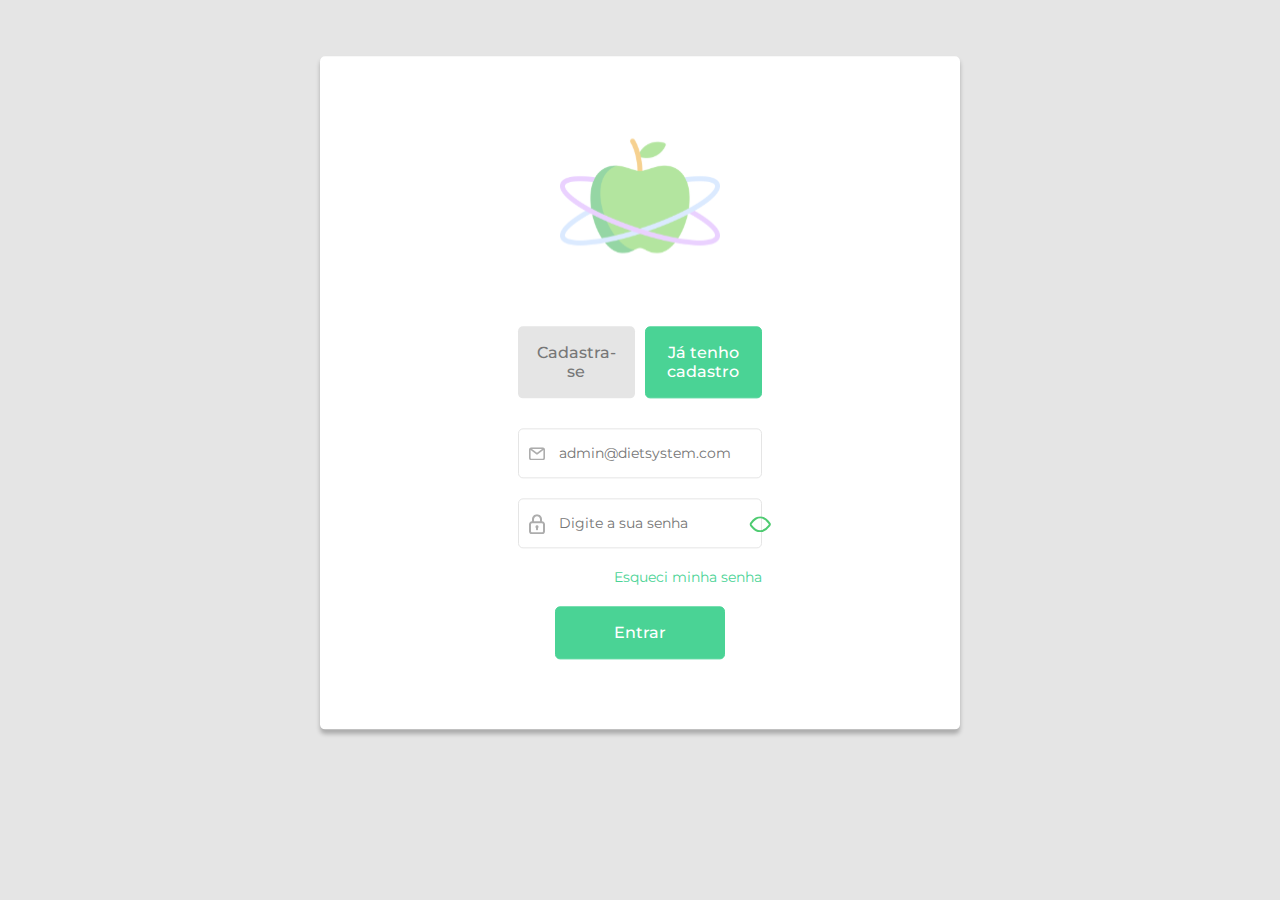
<file: index.html>
<!DOCTYPE html>
<html lang="pt-br">

<head>
    <link rel="preconnect" href="https://fonts.googleapis.com">
    <link rel="preconnect" href="https://fonts.gstatic.com" crossorigin>
    <meta charset="UTF-8">
    <meta http-equiv="X-UA-Compatible" content="IE=edge">
    <meta name="viewport" content="width=device-width, initial-scale=1.0">
    <title>Login</title>
    <link rel="stylesheet" href="./assets/css/style.css">
    <link href="https://fonts.googleapis.com/css2?family=Montserrat:wght@400;500;600&display=swap" rel="stylesheet">
</head>

<body>
    <main>
        <section class="login-card">
            <div class="content">
                <header>
                    <img class="apple-logo" src="./assets/img/apple-logo.svg" alt="Apple Logo">
                </header>
                <div class="signup-buttons">
                    <button class="grey-button" type="button"
                        onclick="location.href='./register.html'">Cadastra-se</button>
                    <button type="button">Já tenho cadastro</button>
                </div>
                <form class="main-form" action="#">
                    <input type="email" name="email" id="email" placeholder="admin@dietsystem.com" required>
                    <input class="password-inputs" type="password" name="password" id="password"
                        placeholder="Digite a sua senha" required>
                    <button class="toggles toggle-password" data-togglePass="true" type="button"
                        onclick="togglePass()"></button>
                    <p class="password-backup"><a href="forgot-password.html">Esqueci minha senha</a></p>
                    <button class="login-button load-button" type="submit">Entrar</button>
                </form>
            </div>
        </section>
    </main>
    <script src="./script/script.js"></script>
</body>

</html>
</file>
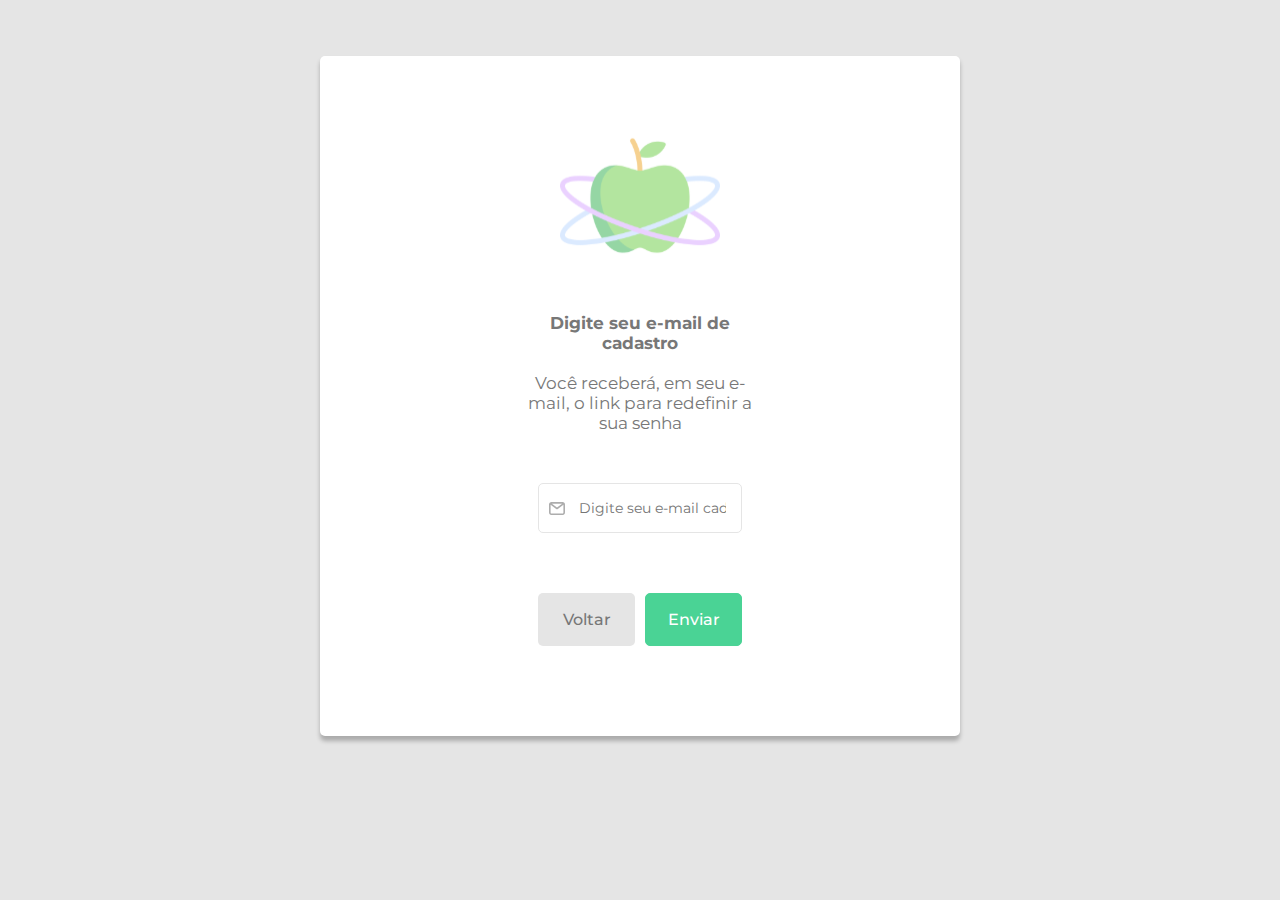
<file: forgot-password.html>
<!DOCTYPE html>
<html lang="pt-br">

<head>
    <link rel="preconnect" href="https://fonts.googleapis.com">
    <link rel="preconnect" href="https://fonts.gstatic.com" crossorigin>
    <meta charset="UTF-8">
    <meta http-equiv="X-UA-Compatible" content="IE=edge">
    <meta name="viewport" content="width=device-width, initial-scale=1.0">
    <title>Recupere sua senha</title>
    <link rel="stylesheet" href="./assets/css/style.css">
    <link href="https://fonts.googleapis.com/css2?family=Montserrat:wght@400;500;600&display=swap" rel="stylesheet">
</head>

<body>
    <main>
        <section class="login-card">
            <div class="content">
                <header>
                    <img class="apple-logo" src="./assets/img/apple-logo.svg" alt="Apple Logo">
                </header>
                <div class="description">
                    <h1>Digite seu e-mail de cadastro</h1>
                    <p>Você receberá, em seu e-mail, o link para redefinir a sua senha</p>
                </div>
                <form class="main-form" action="#">
                    <div class="recovery-input">
                        <input type="email" name="email" id="email" placeholder="Digite seu e-mail cadastrado" required>
                    </div>
                    <div class="recovery-buttons">
                        <button class="grey-button" type="button" onclick="location.href='index.html'">Voltar</button>
                        <button class="recovery-button load-button" type="submit" onclick="onLoad()">Enviar</button>
                    </div>
                </form>
            </div>
        </section>
    </main>
    <script src="./script/script.js"></script>
</body>

</html>
</file>
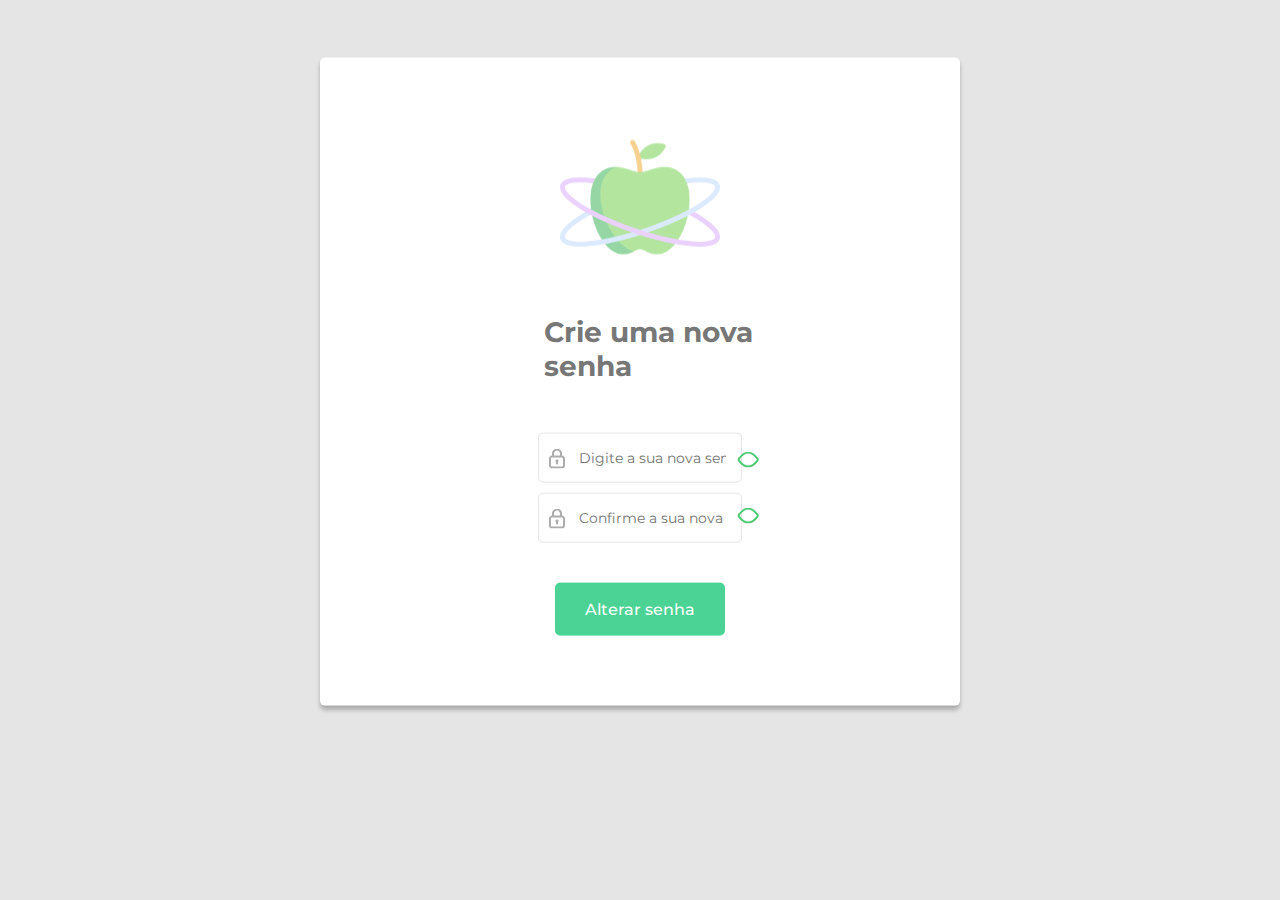
<file: new-password.html>
<!DOCTYPE html>
<html lang="pt-br">

<head>
    <link rel="preconnect" href="https://fonts.googleapis.com">
    <link rel="preconnect" href="https://fonts.gstatic.com" crossorigin>
    <meta charset="UTF-8">
    <meta http-equiv="X-UA-Compatible" content="IE=edge">
    <meta name="viewport" content="width=device-width, initial-scale=1.0">
    <title>Crie uma nova senha</title>
    <link rel="stylesheet" href="./assets/css/style.css">
    <link href="https://fonts.googleapis.com/css2?family=Montserrat:wght@400;500;600&display=swap" rel="stylesheet">
</head>

<body>
    <main>
        <section class="login-card">
            <div class="content">
                <header>
                    <img class="apple-logo" src="./assets/img/apple-logo.svg" alt="Apple Logo">
                </header>
                <div class="subtitle">
                    <h1>Crie uma nova senha</h1>
                </div>
                <form class="main-form" action="#">
                    <div class="new-pass-input">
                        <input type="password" class="password-inputs" name="password" id="new-password"
                            placeholder="Digite a sua nova senha">
                        <input type="password" class="password-inputs" name="password" id="new-password-2"
                            placeholder="Confirme a sua nova senha">
                    </div>
                    <button class="toggles toggle-password-4" data-togglePass="true" type="button"
                        onclick="togglePass()"></button>
                    <button class="toggles toggle-password-5" data-togglePass="true" type="button"
                        onclick="togglePass()"></button>
                    <button class="change-pass load-button" type="submit">Alterar
                        senha
                    </button>
                </form>
            </div>
        </section>
    </main>
    <script src="./script/script.js"></script>
</body>

</html>
</file>
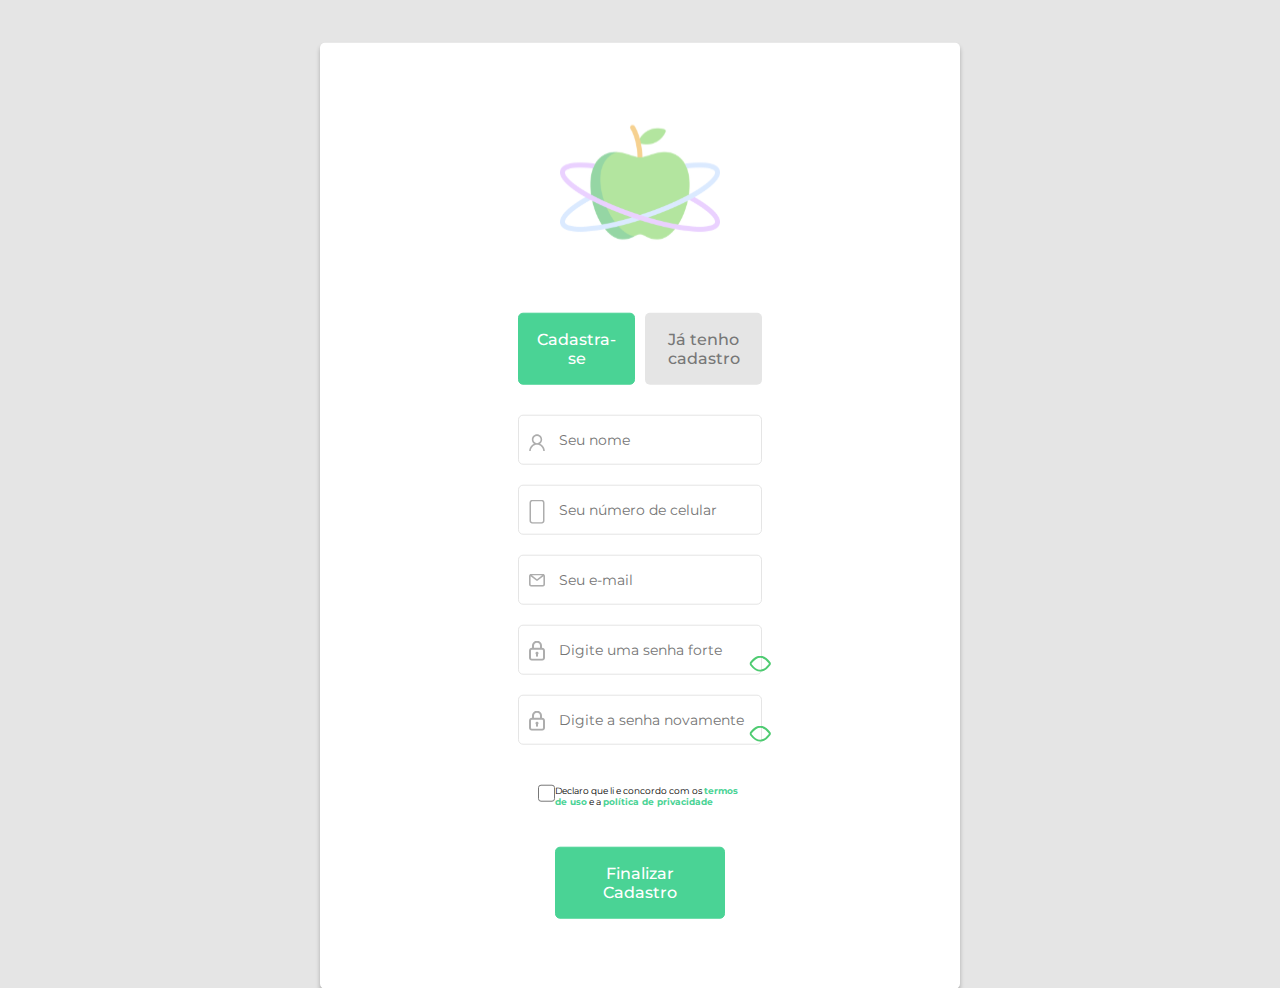
<file: register.html>
<!DOCTYPE html>
<html lang="pt-br">

<head>
    <link rel="preconnect" href="https://fonts.googleapis.com">
    <link rel="preconnect" href="https://fonts.gstatic.com" crossorigin>
    <meta charset="UTF-8">
    <meta http-equiv="X-UA-Compatible" content="IE=edge">
    <meta name="viewport" content="width=device-width, initial-scale=1.0">
    <title>Registre-se</title>
    <link rel="stylesheet" href="./assets/css/style.css">
    <link href="https://fonts.googleapis.com/css2?family=Montserrat:wght@400;500;600&display=swap" rel="stylesheet">
</head>

<body>
    <main>
        <section class="login-card">
            <div class="content">
                <header>
                    <img class="apple-logo" src="./assets/img/apple-logo.svg" alt="Apple Logo">
                </header>
                <div class="signup-buttons">
                    <button class="button" type="button">Cadastra-se</button>
                    <button class="grey-button" type="button" onclick="location.href='./index.html'">Já tenho
                        cadastro</button>
                </div>
                <form class="main-form" action="#">
                    <input type="text" class="" name="name" id="name" placeholder="Seu nome">
                    <input type="tel" name="cellphone" id="cellphone" placeholder="Seu número de celular">
                    <input type="email" name="email" id="email" placeholder="Seu e-mail">
                    <input type="password" class="password-inputs" name="password" id="new-password"
                        placeholder="Digite uma senha forte">
                    <input type="password" class="password-inputs" name="password" id="new-password-2"
                        placeholder="Digite a senha novamente">
                    <button class="toggles toggle-password-2" data-togglePass="true" type="button"
                        onclick="togglePass()"></button>
                    <button class="toggles toggle-password-3" data-togglePass="true" type="button"
                        onclick="togglePass()"></button>
                    <div class="checkbox-politics">
                        <input type="checkbox" id="politics" name="politcs" value="politcs">
                        <label for="politcs">Declaro que li e concordo com os <strong>termos de uso</strong> e a
                            <strong>política de privacidade</strong></label>
                    </div>
                    <button class="login-button load-button" type="submit"
                        onclick="location.href='./index.html'">Finalizar
                        Cadastro</button>
                </form>
            </div>
        </section>
    </main>
    <script src="./script/script.js"></script>
</body>

</html>
</file>
<file: assets/css/style.css>
:root {
    --background: #E5E5E5;
    --white: #FFFFFF;
    --grey: #E5E5E5;
    --green: #4AD395;
    --text-title: #777777;
}

* {
    margin: 0;
    padding: 0;
    box-sizing: border-box;
}

html {
    font-size: 62.5%;
}

body {
    background: var(--background);
    width: 100%;
    height: 100%;
    -webkit-font-smoothing: antialised;
}

body, input, textarea, button {
    font-family: 'Montserrat', sans-serif;
    font-weight: 400;
}

strong {
    color: var(--green);
}

a {
    text-decoration: none;
    color: var(--green);
    transition: filter 0.2s;
}

a:hover {
    filter: brightness(0.9);
}

button {
    cursor: pointer;
    background: var(--green);
    border: 0.1rem solid var(--green);
    color: var(--white);
    font-size: 1.6rem;
    font-weight: 500;
    line-height: 1.9rem;
    padding: 1.6rem;
    border-radius: 0.5rem;
    transition: filter 0.2s;
}

button:hover {
    filter: brightness(0.9)
}

.apple-logo {
    width: 16rem;
    margin-bottom: 2.5rem;
}

.grey-button {
    background: var(--grey);
    color: var(--text-title);
    border: var(--text-title);
}

.login-card {
    position: absolute;
    top: 10%;
    left: 50%;
    transform: translate(-50%, -5%);
    background: var(--white);
    width: 50%;
    box-shadow: 0px 4px 4px rgba(0, 0, 0, 0.25);
    border-radius: 5px;
    padding: 5rem;
}

.login-card div {
    display: flex;
    justify-content: center;
    flex-direction: column;
    padding: 2rem;
}

header {
    text-align: center;
}

.content {
    margin: auto;
    width: 60%;
}

main {
    min-width: 100%;
    min-height: 100%;
}

div .signup-buttons {
    display: flex;
    margin-top: 1.3rem;
    flex-direction: row;
    gap: 1rem;
}

div .signup-buttons button {
    width: 50%;
}

.main-form {
    display: flex;
    position: relative;
    flex-direction: column;
    gap: 2rem;
    padding: 0rem 2rem;
    margin-top: 1rem;
}

.main-form p {
    text-align: right;
    font-size: 1.4rem;
}

.main-form input {
    width: 100%;
    border-radius: 0.5rem;
    padding: 1.5rem;
    background: rgba(255, 255, 255, 0.65);
    border: 0.1rem solid var(--grey);
    font-size: 1.4rem;
    box-sizing: border-box;
}

.main-form input:focus {
    outline: 0;
    border: 0.1rem solid var(--green);
}

.toggle-password, .toggle-password-2, .toggle-password-3, .toggle-password-4, .toggle-password-5 {
    background: url('/assets/img/olho.svg') no-repeat;
    border: none;
    position: absolute;
    transform: translate(-15%, -50%);
    width: 10px;
}

.toggle-password {
    top: 45%;
    left: 90%;
}

.toggle-password-2 {
    top: 51%;
    left: 90%;
}

.toggle-password-3 {
    top: 65%;
    left: 90%;
}

.toggle-password-4 {
    top: 25%;
    left: 86%;
}

.toggle-password-5 {
    top: 50%;
    left: 86%;
}

.main-form .recovery-buttons {
    display: grid;
    grid-template-columns: repeat(2, 1fr);
    gap: 1rem;
}

.main-form .recovery-buttons button {
    width: 100%;
}

.toggle-password img {
    display: flex;
    margin-top: -1.2rem;
    margin-left: -0.9rem;
    justify-content: center;
    -webkit-animation: slide-in-fwd-center 1s cubic-bezier(0.250, 0.460, 0.450, 0.940) both;
    animation: slide-in-fwd-center 1s cubic-bezier(0.250, 0.460, 0.450, 0.940) both;
}

.toggle-password-2 img {
    display: flex;
    margin-top: -1.2rem;
    margin-left: -0.9rem;
    justify-content: center;
    -webkit-animation: slide-in-fwd-center 1s cubic-bezier(0.250, 0.460, 0.450, 0.940) both;
    animation: slide-in-fwd-center 1s cubic-bezier(0.250, 0.460, 0.450, 0.940) both;
}

.toggle-password-3 img {
    display: flex;
    margin-top: -1.2rem;
    margin-left: -0.9rem;
    justify-content: center;
    -webkit-animation: slide-in-fwd-center 1s cubic-bezier(0.250, 0.460, 0.450, 0.940) both;
    animation: slide-in-fwd-center 1s cubic-bezier(0.250, 0.460, 0.450, 0.940) both;
}

.toggle-password-4 img {
    display: flex;
    margin-top: -1.2rem;
    margin-left: -0.9rem;
    justify-content: center;
    -webkit-animation: slide-in-fwd-center 1s cubic-bezier(0.250, 0.460, 0.450, 0.940) both;
    animation: slide-in-fwd-center 1s cubic-bezier(0.250, 0.460, 0.450, 0.940) both;
}

.toggle-password-5 img {
    display: flex;
    margin-top: -1.2rem;
    margin-left: -0.9rem;
    justify-content: center;
    -webkit-animation: slide-in-fwd-center 1s cubic-bezier(0.250, 0.460, 0.450, 0.940) both;
    animation: slide-in-fwd-center 1s cubic-bezier(0.250, 0.460, 0.450, 0.940) both;
}

.login-button {
    margin: auto;
    width: 70%;
}

.rotating-load {
    -webkit-animation: rotate-center 1s linear 2 both;
    animation: rotate-center 1s linear 2 both;
}

.checkbox-politics {
    display: grid !important;
    grid-template-columns: 1fr 11fr;
    font-size: 0.9rem;
}

.checkbox-politics input {
    all: unset;
    border: 1px solid var(--text-title);
    width: 15px;
    height: 15px;
    border-radius: 3px;
}

.checkbox-politics input:checked {
    background-color: var(--green);
}

.checkbox-politics p {
    color: var(--text-title);
}

.subtitle {
    text-align: left;
    color: var(--text-title);
    font-size: 1.4rem;
    margin-left: 26px;
}

.change-pass {
    margin: auto;
    width: 70%;
}

.new-pass-input {
    gap: 1rem;
}

/* animações */

/* togglePassword :) */

@-webkit-keyframes slide-in-fwd-center {
    0% {
        -webkit-transform: translateZ(-1400px);
        transform: translateZ(-1400px);
        opacity: 0;
    }
    100% {
        -webkit-transform: translateZ(0);
        transform: translateZ(0);
        opacity: 1;
    }
}

@keyframes slide-in-fwd-center {
    0% {
        -webkit-transform: translateZ(-1400px);
        transform: translateZ(-1400px);
        opacity: 0;
    }
    100% {
        -webkit-transform: translateZ(0);
        transform: translateZ(0);
        opacity: 1;
    }
}

/* loadingButton */

@-webkit-keyframes rotate-center {
    0% {
        -webkit-transform: rotate(0);
        transform: rotate(0);
    }
    100% {
        -webkit-transform: rotate(360deg);
        transform: rotate(360deg);
    }
}

@keyframes rotate-center {
    0% {
        -webkit-transform: rotate(0);
        transform: rotate(0);
    }
    100% {
        -webkit-transform: rotate(360deg);
        transform: rotate(360deg);
    }
}

/* forgot-password-page */

.description {
    color: var(--text-title);
    text-align: center;
    gap: 2rem;
}

.description h1, p {
    font-size: 1.7rem;
}

/* Input configs */

#name {
    background: url('/assets/img/perfil.svg') no-repeat scroll 1rem 1.8rem;
    padding-left: 40px;
    background-size: 1.6rem;
}

#cellphone {
    background: url('/assets/img/celular.svg') no-repeat scroll 1rem 1.4rem;
    padding-left: 40px;
    background-size: 1.6rem;
}

#email {
    background: url('/assets/img/email.svg') no-repeat scroll 1rem 1.8rem;
    padding-left: 40px;
    background-size: 1.6rem;
}

#password, #new-password, #new-password-2 {
    background: url('/assets/img/cadeado.svg') no-repeat scroll 1rem 1.5rem;
    padding-left: 40px;
    background-size: 1.6rem;
}

/* mediaqueries */

@media(max-width: 1180px) {
    html {
        font-size: 60%;
    }
    .content {
        width: 100%;
    }
    button {
        width: 100%;
    }
}

@media(max-width: 1080px) {
    html {
        font-size: 55%;
    }
    .login-card {
        width: 90%;
        margin-top: 3rem;
    }
}

@media (max-width: 720px) {
    p a {
        font-size: 1rem;
    }
    .toggle-password, .toggle-password-2, .toggle-password-3, .toggle-password-4, .toggle-password-5 {
        left: 80%;
    }
}

@media (max-width: 435px) {
    .toggle-password-2 {
        top: 47%;
    }
    .toggle-password-3 {
        top: 60%;
    }
    .toggle-password-4 {
        left: 75%;
    }
    .toggle-password-5 {
        left: 75%;
    }
}

@media (max-width: 400px) {
    div .signup-buttons button {
        font-size: 100%;
    }
    .toggle-password-4 {
        top: 23%;
        left: 72%;
    }
    .toggle-password-5 {
        top: 47%;
        left: 72%;
    }
}

@media (max-width: 320px) {
    .toggle-password, .toggle-password-2, .toggle-password-3, .toggle-password-4, .toggle-password-5 {
        left: 75%;
    }
    .toggle-password-2 {
        top: 45%;
    }
    .toggle-password-3 {
        top: 58%;
    }
    .toggle-password-4 {
        left: 65%;
    }
    .toggle-password-5 {
        left: 65%;
    }
}

@media (max-width: 280px) {
    div .signup-buttons {
        flex-direction: column;
        width: 220px;
    }
    .toggle-password {
        left: 68%;
        top: 42%;
    }
    .toggle-password-2 {
        left: 68%;
        top: 42%;
    }
    .toggle-password-3 {
        left: 68%;
        top: 54%;
    }
}
</file>
